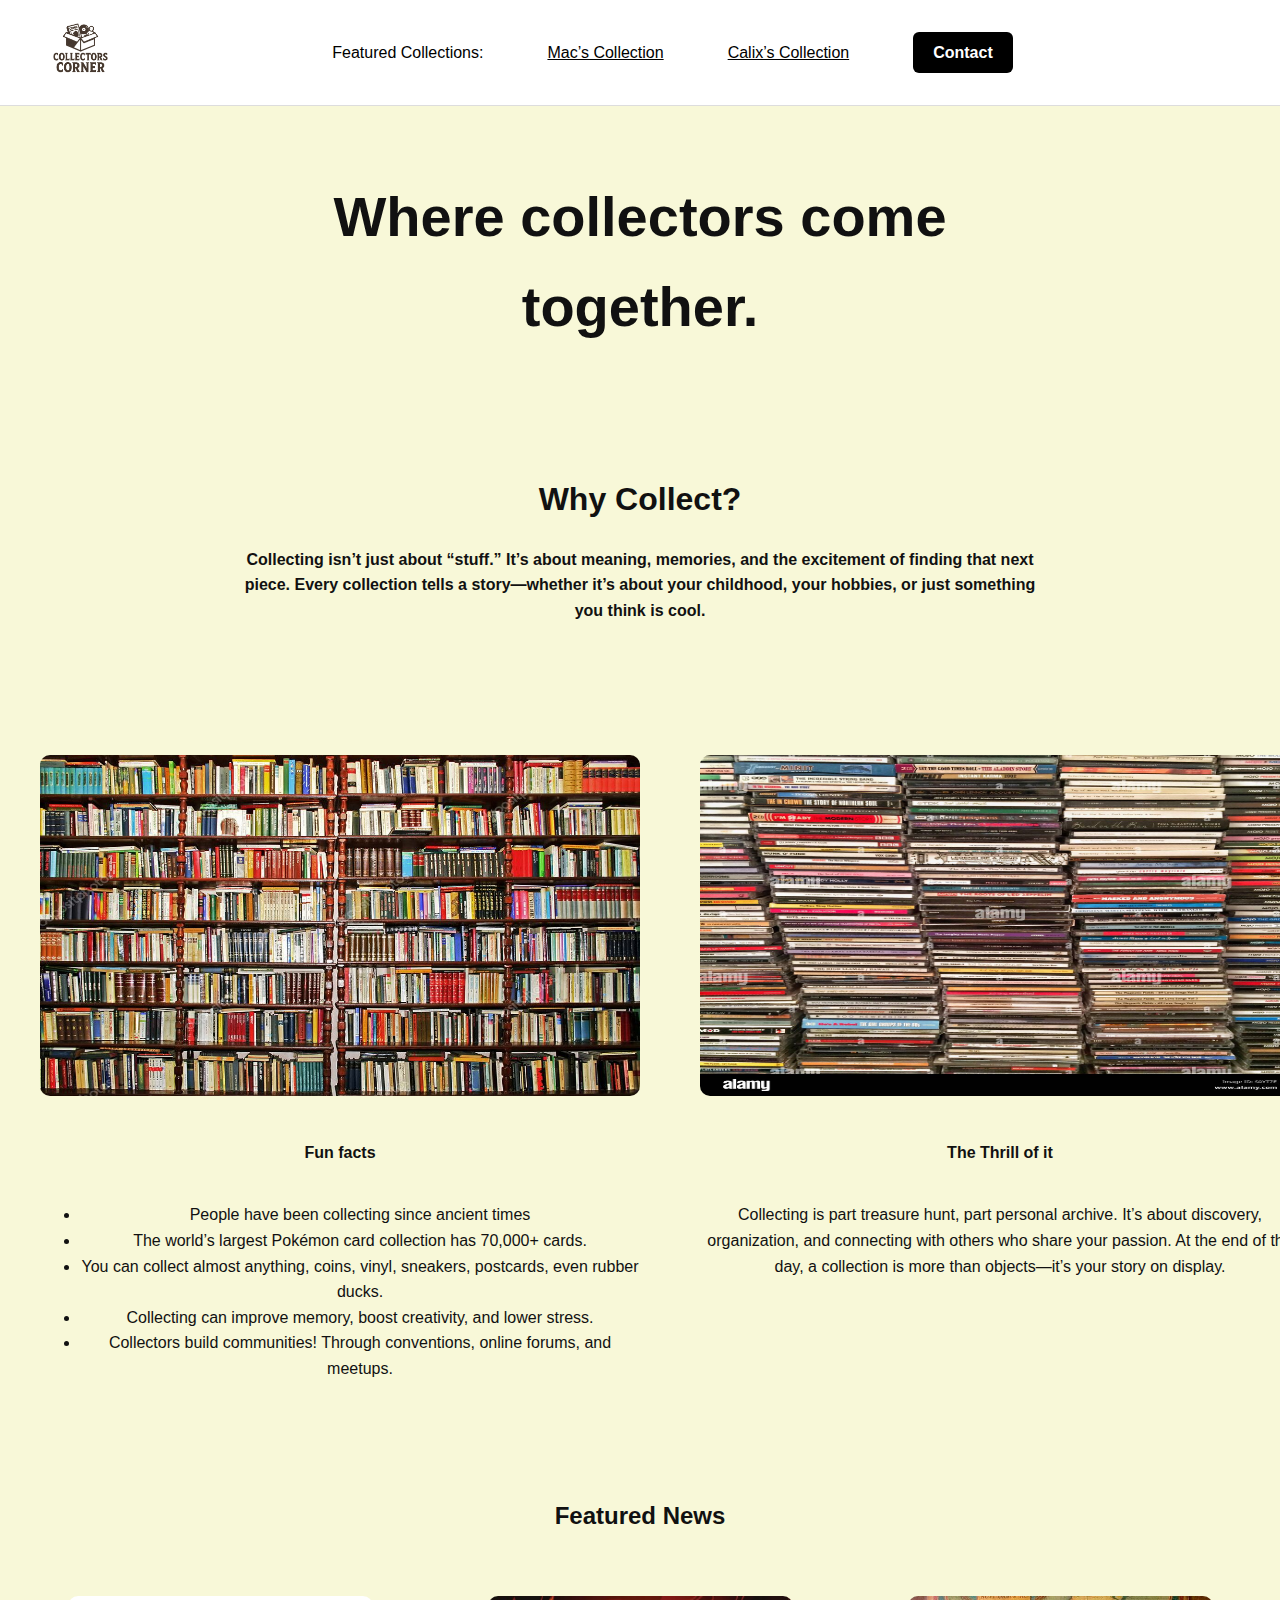
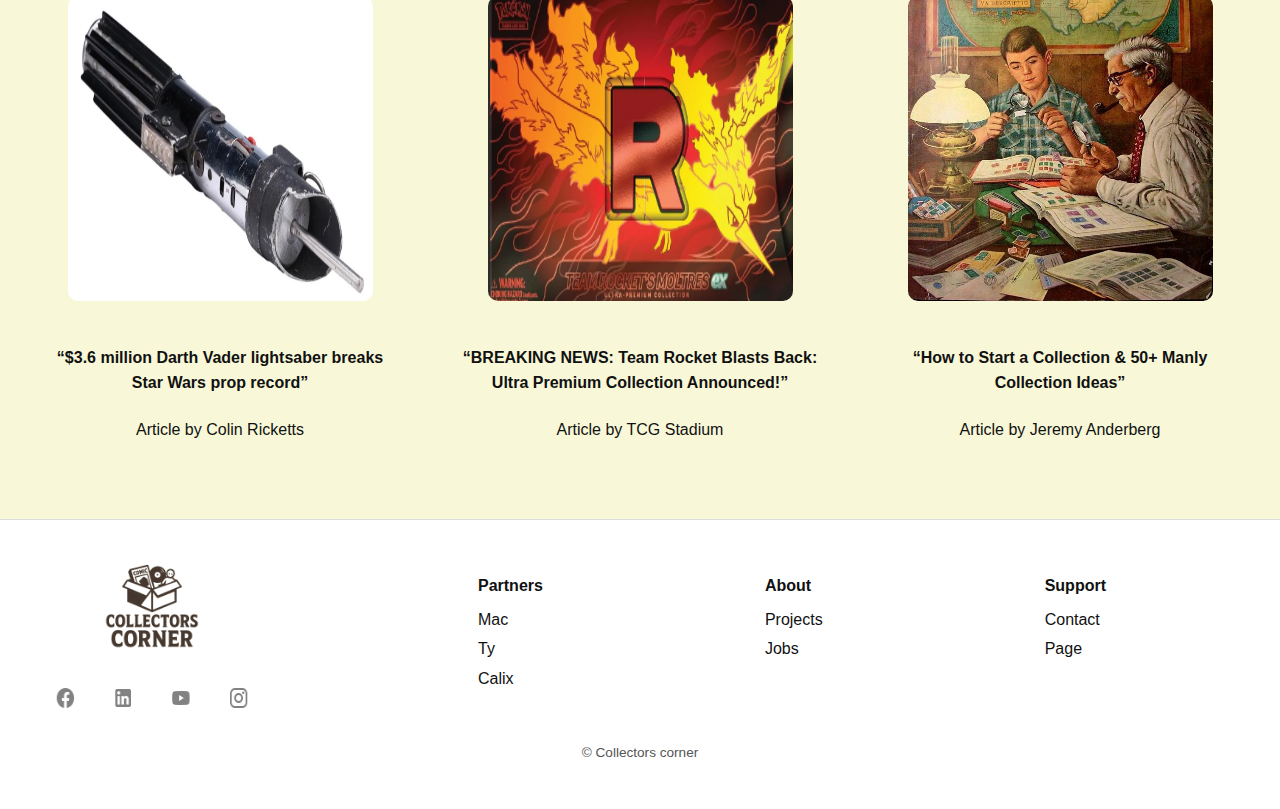
<file: index.html>
<!DOCTYPE html>
<!--Written by McKinnon Porter yayyy-->
<html>
<head>
   <title>Collectors Corner</title>
   <!-- ✅ Keep only NEW external CSS -->
   <link rel="stylesheet" href="styles.css">
   <script src="script.js"></script>

   <!-- ✅ Internal CSS from original -->
   <style>
      /* NAVIGATION */
     
      /* CONTEXT + TITLE */
     
      #title {
         width: 804px;
         height: 232px;
         margin: 40px auto;
         display: flex;
         justify-content: center;
         align-items: center;
         border-radius: 20px;
      }
      #title h1 {
         font-size: 3.5rem;
         text-align: center;
         margin: 0;
      }
      #Why {
         max-width: 800px;
         margin: 40px auto;
         padding: 30px 20px;
         text-align: center;
         border-radius: 15px;
      }
      #Why h2 {
         font-size: 2rem;
         margin-bottom: 20px;
      }
      #Why p {
         font-size: 1.1rem;
         line-height: 1.6;
      }

      /* MAIN SECTION */
      #main {
         display: grid;
         grid-template-columns: 1fr 1fr;
         gap: 20px;
         padding: 20px;
      }
      #left, #right {
         display: flex;
         flex-direction: column;
         align-items: center;
         text-align: center;
         padding: 20px;
         border-radius: 10px;
      }

      /* FEATURED SECTION */
      #feat {
         display: grid;
         grid-template-columns: repeat(3, 1fr);
         gap: 20px;
         padding: 40px 20px;
         text-align: center;
      }
      #feat h2 {
         grid-column: 1 / -1;
         margin-bottom: 20px;
      }
      #feat > div {
         padding: 20px;
         border-radius: 10px;
      }

      /* Right col wrapper (unused but kept) */
      #right-col {
         display: flex;
         flex-direction: column;
         gap: 20px;
         color: rgb(255, 0, 0);
      }
   </style>
</head>

<body>


  <!-- Header -->
  <header class="site-header">
    <div class="logo">
      <a href="index.html"><img src="images/logo.png" alt="Collectors Corner Logo"></a>
    </div>
    <nav>
      <span>Featured Collections:</span>
      <a href="Mac.html">Mac’s Collection</a>
      <a href="#">Calix’s Collection</a>
      <a href="#" class="btn">Contact</a>
    </nav>
  </header>
 



<div id="context">
   <div id="title">
      <h1>Where collectors come together.</h1>
   </div>

   <div id="Why">
      <h2>Why Collect?</h2>
      <h4>Collecting isn’t just about “stuff.” It’s about meaning, memories, and the excitement of finding that next piece. Every collection tells a story—whether it’s about your childhood, your hobbies, or just something you think is cool.</h4>
   </div>

   <div id="main">
      <div id="left">
         <a href="https://depositphotos.com/photo/books-collection-3699706.html">
            <img src="./images/books.jpg" alt="Books" style="width:624px; height:341px; max-width:600px; border-radius:10px; margin-bottom:15px;">
         </a>
         <h4>Fun facts</h4>
         <ul>
            <li>People have been collecting since ancient times</li>
            <li>The world’s largest Pokémon card collection has 70,000+ cards.</li>
            <li>You can collect almost anything, coins, vinyl, sneakers, postcards, even rubber ducks.</li>
            <li>Collecting can improve memory, boost creativity, and lower stress.</li>
            <li>Collectors build communities! Through conventions, online forums, and meetups.</li>
         </ul>
      </div>

      <div id="right">
         <a href="https://www.alamy.com/stock-photo-cd-collection-310398354.html">
            <img src="./images/cds.jpg" alt="Cds" style="width:624px; height:341px; max-width:600px; border-radius:10px; margin-bottom:15px;">
         </a>
         <h4>The Thrill of it</h4>
         <p>Collecting is part treasure hunt, part personal archive. It’s about discovery, organization, and connecting with others who share your passion. At the end of the day, a collection is more than objects—it’s your story on display.</p>
      </div>
   </div>

   <div id="feat">
      <h2>Featured News</h2>
      <div id="one">
         <a href="https://depositphotos.com/photo/books-collection-3699706.html">
            <img src="./images/ightsab.png" alt="lightsaber" style="width:305px; height:305px; border-radius:10px; margin-bottom:15px;">
         </a>
         <h4>“$3.6 million Darth Vader lightsaber breaks Star Wars prop record”</h4>
         <p>Article by Colin Ricketts</p>
      </div>

      <div id="two">
         <a href="https://www.alamy.com/stock-photo-cd-collection-310398354.html">
            <img src="./images/pokemon.png" alt="Pokémon" style="width:305px; height:305px; border-radius:10px; margin-bottom:15px;">
         </a>
         <h4>“BREAKING NEWS: Team Rocket Blasts Back: Ultra Premium Collection Announced!”</h4>
         <p>Article by TCG Stadium</p>
      </div>

      <div id="three">
         <a href="https://www.alamy.com/stock-photo-cd-collection-310398354.html">
            <img src="./images/mainly.jpg" alt="Man and son" style="width:305px; height:305px; border-radius:10px; margin-bottom:15px;">
         </a>
         <h4>“How to Start a Collection & 50+ Manly Collection Ideas”</h4>
         <p>Article by Jeremy Anderberg</p>
      </div>
   </div>
</div>

<footer>
  <div class="footer-container">
    <!-- Left: logo + socials -->
    <div class="footer-left">
      <img src="images/logo.png" alt="Collectors Corner Logo">
      <div class="socials">
        <a href="https://facebook.com" class="icon fb" aria-label="Facebook"></a>
        <a href="https://linkedin.com" class="icon li" aria-label="LinkedIn"></a>
        <a href="https://youtube.com" class="icon yt" aria-label="YouTube"></a>
        <a href="https://instagram.com" class="icon ig" aria-label="Instagram"></a>
      </div>
    </div>

    <!-- Right: footer links -->
    <div class="footer-right">
      <div>
        <h4>Partners</h4>
        <p>Mac</p>
        <p>Ty</p>
        <p>Calix</p>
      </div>
      <div>
        <h4>About</h4>
        <p>Projects</p>
        <p>Jobs</p>
      </div>
      <div>
        <h4>Support</h4>
        <p>Contact</p>
        <p>Page</p>
      </div>
    </div>
  </div>

  <p class="copyright">© Collectors corner</p>
</footer>

</body>
</html>
</file>
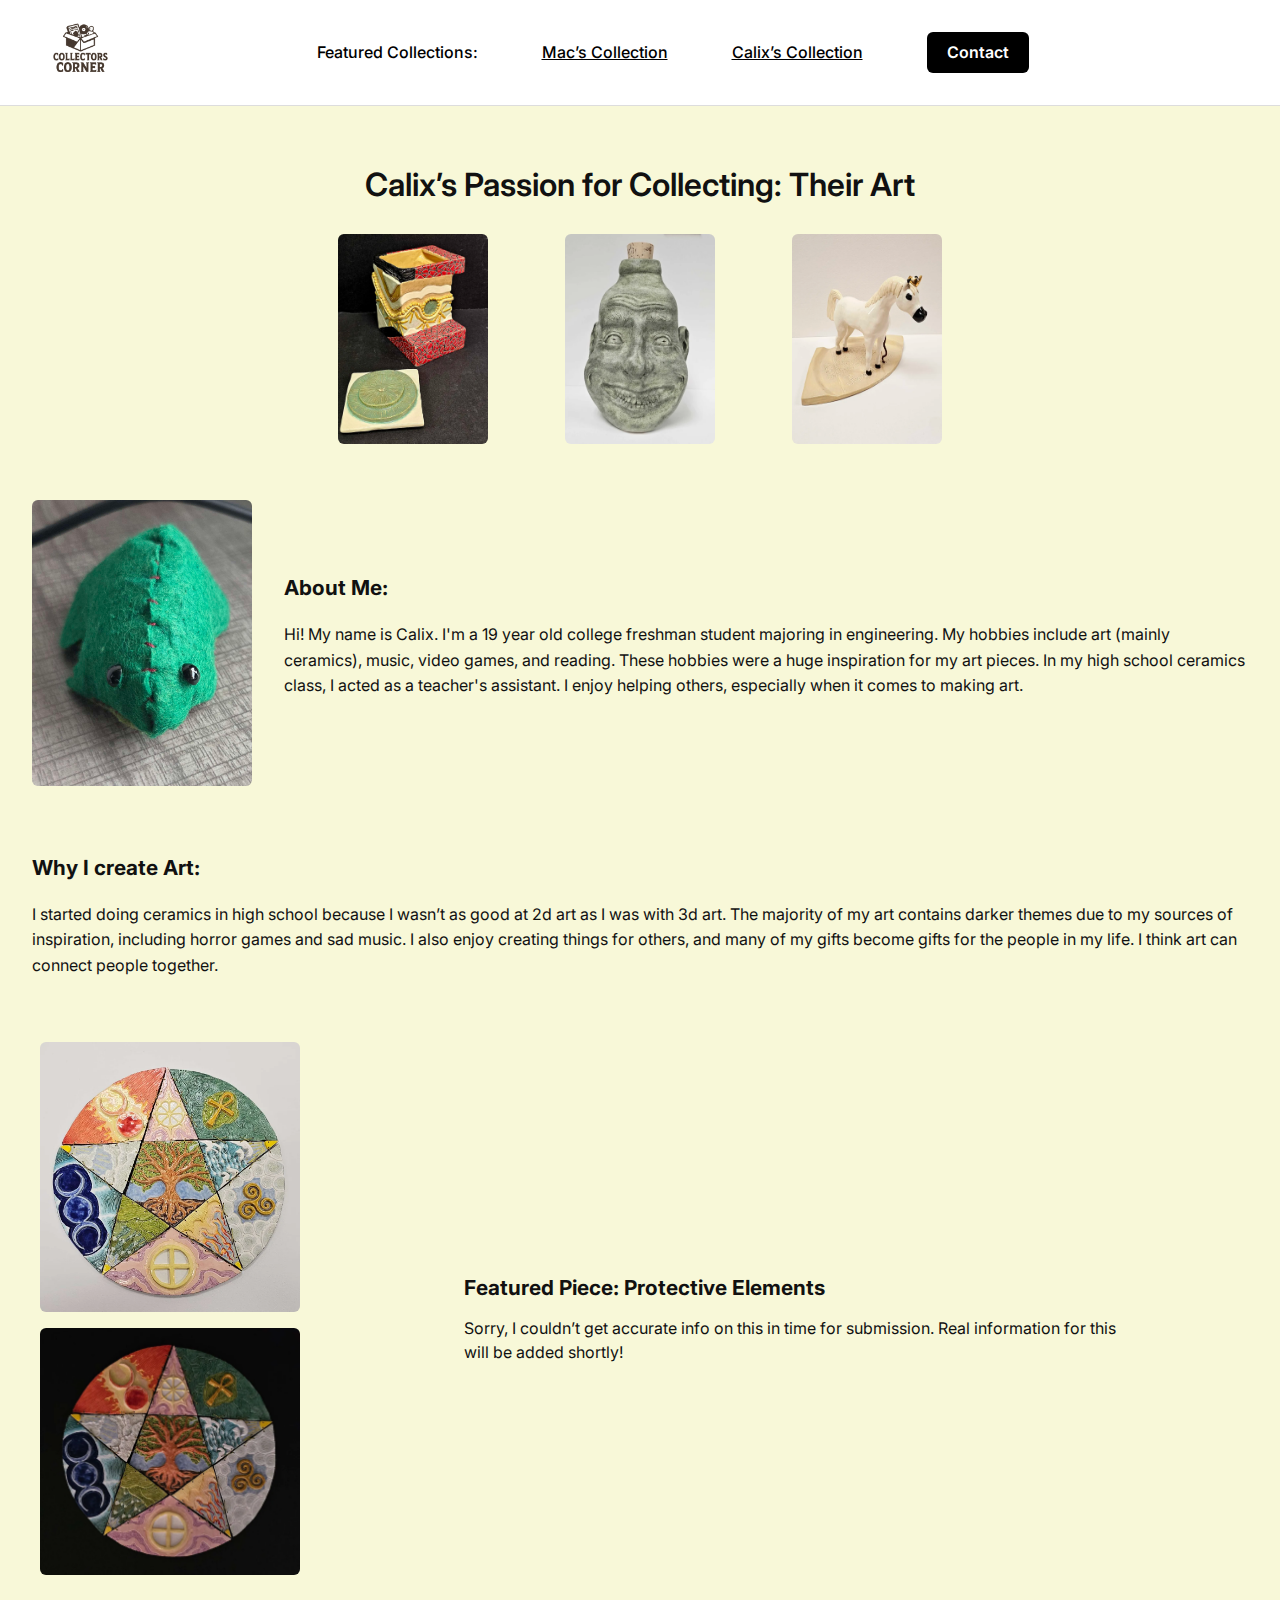
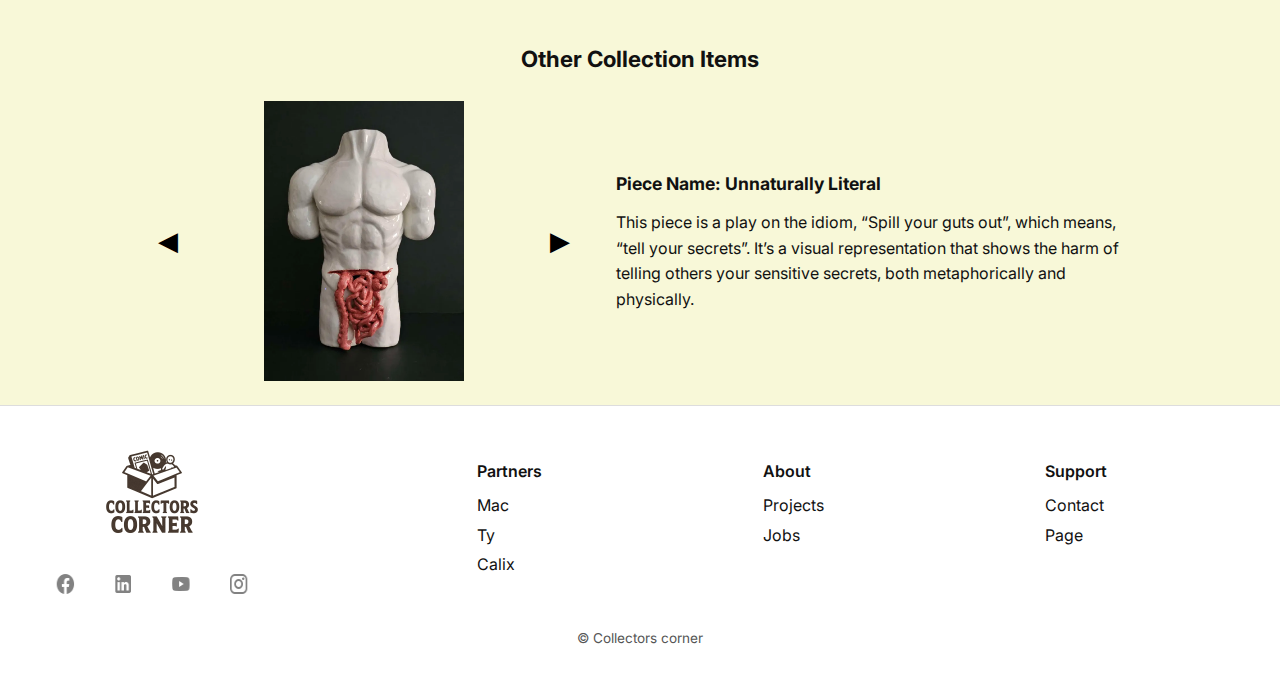
<file: Calixpage.html>
<!DOCTYPE html>
<html lang="en">
<head>
  <meta charset="UTF-8"> <!-- sets character encoding for correct text display -->
  <meta name="viewport" content="width=device-width, initial-scale=1.0"> <!-- makes site responsive on mobile -->
  <title>Collectors Corner - Calix’s Collection</title>
  <link href="https://fonts.googleapis.com/css2?family=Inter:wght@400;600;700&display=swap" rel="stylesheet"> <!-- imports Inter font -->
  <link rel="stylesheet" href="styles.css"> <!-- links external CSS file -->
  <meta name="description" content="Calix’s personal art collection"> <!-- SEO description for search engines -->
  <link rel="canonical" href="https://mbporter.github.io/web-sys/Calixpage"> <!-- specifies preferred page URL -->
  <meta property="og:title" content="Collectors Corner - Calix’s Collection"> <!-- sets social share title -->
  <meta property="og:description" content="Calix’s personal art collection"> <!-- sets social share description -->
  <meta property="og:url" content="https://mbporter.github.io/web-sys/Calixpage"> <!-- Open Graph URL -->
  <meta property="og:image" content="https://mbporter.github.io/web-sys/images/20250907_144130.jpg"> <!-- preview image for social sharing -->

  <style>
/* HERO (Collection) – top section showing Calix’s artworks */
.hero {
  text-align: center; /* centers text and images */
  padding: 2rem 1rem; /* space around the hero section */
}
.hero h1 {
  margin-bottom: 1.5rem; /* separates heading from images */
  font-size: 1.8rem; /* main heading size */
}
.hero-images {
  display: flex; /* aligns hero images in a row */
  justify-content: center; /* centers the images horizontally */
  gap: clamp(2rem, 6vw, 9rem); /* responsive gap between images */
}
.hero-images img {
  width: 150px; /* consistent image width */
  border-radius: 6px; /* rounded corners for style */
}

/* ABOUT – “About Me” section layout */
.about {
  display: flex; /* side-by-side layout for text and image */
  align-items: center; /* vertical centering */
  gap: 2rem; /* spacing between image and text */
  padding: 1.5rem 2rem; /* section padding */
}
.about img {
  width: 220px; /* image size in about section */
  border-radius: 6px; /* smooth rounded edges */
}
.about h2 {
  margin-top: 0;
  font-size: 1.3rem; /* heading slightly smaller than hero */
}

/* WHY – reason behind art creation */
.why {
  padding: 1.5rem 2rem; /* consistent padding */
}
.why h2 {
  font-size: 1.3rem; /* heading size */
}

/* FEATURED – highlight a main artwork */
.featured {
  padding: 1.5rem 2rem; /* even spacing around section */
}
.featured-content {
  display: flex; /* side-by-side layout of image + text */
  justify-content: center; /* center align horizontally */
  align-items: center; /* vertical centering */
  gap: 3rem; /* space between text and images */
  max-width: 1200px; /* limits section width for readability */
  margin: 0 auto; /* centers the content */
}
.image-stack {
  display: flex; /* stack featured images vertically */
  flex-direction: column;
  gap: 1rem; /* space between stacked images */
}
.featured img {
  width: 260px; /* featured image size */
  border-radius: 6px; /* rounded edges */
}
.featured .text {
  flex: 1; /* allows flexible width */
  max-width: 55%; /* readable text width */
  display: flex;
  flex-direction: column;
  justify-content: center;
  margin: 0 auto; /* center text block */
}
.featured .text h2 {
  font-size: 1.3rem;
  margin-bottom: 0.75rem; /* space below heading */
}
.featured .text p {
  margin: 0;
  line-height: 1.5; /* better readability */
}

/* OTHER – rotating artwork gallery */
.other {
  padding: 1.5rem 2rem; /* spacing around gallery */
  text-align: center; /* center title and content */
}
.other h2 {
  font-size: 1.4rem; /* section heading */
  margin-bottom: 1.5rem; /* space below heading */
}
.other-content {
  display: flex; /* align arrows, image, and text horizontally */
  align-items: center; /* vertical centering */
  justify-content: center; /* centers entire row */
  gap: 2rem; /* spacing between elements */
  text-align: left;
  flex-wrap: nowrap; /* keeps items in one line */
}

/* Arrows – accessible buttons for gallery navigation */
.other .arrow {
  font-size: 1.6rem; /* larger icon size for visibility */
  cursor: pointer; /* indicates interactivity */
  user-select: none; /* prevents accidental text selection */
  align-self: center;
  flex: 0 0 48px; /* fixed arrow button size */
  height: 48px;
  display: inline-flex;
  align-items: center;
  justify-content: center;
  border-radius: 6px; /* rounded buttons */
  background: transparent; /* no fill */
  border: none; /* removes default border */
  transition: background .15s ease, box-shadow .12s ease; /* smooth hover effect */
}
.other .arrow:hover { background: rgba(0,0,0,0.05); } /* light hover feedback */
.other .arrow:focus {
  outline: 3px solid Highlight; /* keyboard focus ring */
  outline-offset: 2px;
  background: rgba(0,0,0,0.04); /* subtle focus background */
}

/* Gallery image styling */
.other img {
  width: 280px;
  height: 280px; /* standardized image size */
  object-fit: contain; /* ensures full image shows */
  border-radius: 8px; /* matches theme */
  flex: 0 0 280px;
  transition: opacity .3s ease; /* fade transition for switching images */
}

/* Text box next to gallery image */
.other .details {
  width: 520px;
  min-width: 400px;
  max-width: 580px;
  display: flex;
  flex-direction: column;
  justify-content: center;
  gap: 0.75rem; /* space between title and paragraph */
  transition: opacity .3s ease; /* fade when changing */
}
.other .details h3 {
  margin: 0;
  font-size: 1.1rem; /* title font size */
}
.other .details p {
  margin: 0;
  line-height: 1.6; /* comfortable paragraph spacing */
  font-size: 1rem; /* text size */
}

/* Fade helper – used during gallery transitions */
.fade { opacity: 0.2; }

/* Responsive – adjusts layout for small screens */
@media (max-width: 800px) {
  .other-content { flex-direction: column; gap: 1rem; } /* stacks vertically on mobile */
  .other img { width: 300px; height: 300px; } /* increases image size for small screens */
  .other .details { width: 90%; min-width: 0; text-align: center; } /* adjusts text box */
}

/* Screen reader only helper – hides text visually but keeps accessible */
.sr-only {
  position: absolute !important;
  width: 1px; height: 1px;
  padding: 0; margin: -1px;
  overflow: hidden; clip: rect(0 0 0 0);
  white-space: nowrap; border: 0;
}
  </style>
</head>

<body>
  <header class="site-header">
    <div class="logo">
      <a href="index.html"><img src="images/Logo.png" alt="Collectors Corner Logo"></a> <!-- logo links back to homepage -->
    </div>
    <nav> <!-- main navigation links -->
      <span>Featured Collections:</span>
      <a href="Mac.html">Mac’s Collection</a>
      <a href="#">Calix’s Collection</a> <!-- current page highlighted -->
      <a href="formpage.html" class="btn">Contact</a> <!-- link to contact form -->
    </nav>
  </header>
<main>
  <section class="hero"> <!-- top hero showcasing multiple artworks -->
    <h1 style="font-size:2rem; font-weight:600;">Calix’s Passion for Collecting: Their Art</h1>
    <div class="hero-images">
      <img src="images/20241108_090701.webp" alt="art piece 1">
      <img src="images/20240411_080707-1.webp" alt="art piece 2">
      <img src="images/20250403_085056.webp" alt="art piece 3">
    </div>
  </section>

  <section class="about"> <!-- bio and background section -->
    <img src="images/20250907_144130.jpg" alt="Calix art">
    <div>
      <h2>About Me:</h2>
      <p>Hi! My name is Calix. I'm a 19 year old college freshman student majoring in engineering. 
      My hobbies include art (mainly ceramics), music, video games, and reading. These hobbies were 
      a huge inspiration for my art pieces. In my high school ceramics class, I acted as a teacher's assistant. 
      I enjoy helping others, especially when it comes to making art.</p>
    </div>
  </section>

  <section class="why"> <!-- explanation of creative motivation -->
    <h2>Why I create Art:</h2>
    <p>I started doing ceramics in high school because I wasn’t as good at 2d art as I was with 3d art. 
    The majority of my art contains darker themes due to my sources of inspiration, including horror games 
    and sad music. I also enjoy creating things for others, and many of my gifts become gifts for the people 
    in my life. I think art can connect people together.</p>
  </section>

  <section class="featured"> <!-- showcases a primary or highlighted artwork -->
    <div class="featured-content">
      <div class="image-stack">
        <img src="images/20250408_095040-1.webp" alt="featured piece 1">
        <img src="images/20250408_091728-1.webp" alt="featured piece 2">
      </div>
      <div class="text">
        <h2>Featured Piece: Protective Elements</h2>
        <p>Sorry, I couldn’t get accurate info on this in time for submission. Real information for this will be added shortly!</p>
      </div>
    </div>
  </section>

  <section class="other"> <!-- rotating gallery of remaining pieces -->
    <h2>Other Collection Items</h2>
    <div class="other-content" id="otherContent">
      <!-- accessible buttons for gallery navigation -->
      <button class="arrow" id="leftArrow" type="button" aria-label="Previous artwork">◀</button>

      <img id="otherImage" src="images/20240403_154351.webp" alt="sculpture"> <!-- current artwork image -->

      <button class="arrow" id="rightArrow" type="button" aria-label="Next artwork">▶</button>

      <div class="details"> <!-- dynamically updated artwork title and description -->
        <h3 id="otherTitle">Piece Name: Unnaturally Literal</h3>
        <p id="otherDesc">This piece is a play on the idiom, “Spill your guts out”, which means, “tell your secrets”. It’s a visual representation that shows the harm of telling others your sensitive secrets, both metaphorically and physically.</p>
      </div>
    </div>

    <!-- aria-live region announces changes for screen readers -->
    <div id="galleryStatus" class="sr-only" aria-live="polite" aria-atomic="true"></div>
  </section>
</main>
  <footer> <!-- site footer with logo, social links, and navigation -->
    <div class="footer-container">
      <div class="footer-left">
        <img src="images/Logo.png" alt="Collectors Corner Logo">
        <div class="socials">
          <a href="https://facebook.com" class="icon fb"></a>
          <a href="https://linkedin.com" class="icon li"></a>
          <a href="https://youtube.com" class="icon yt"></a>
          <a href="https://instagram.com" class="icon ig"></a>
        </div>
      </div>
      <div class="footer-right">
        <div>
          <h4>Partners</h4>
          <p>Mac</p><p>Ty</p><p>Calix</p>
        </div>
        <div>
          <h4>About</h4>
          <p>Projects</p><p>Jobs</p>
        </div>
        <div>
          <h4>Support</h4>
          <p>Contact</p><p>Page</p>
        </div>
      </div>
    </div>
    <p class="copyright">© Collectors corner</p>
  </footer>

<script>
const artworks = [ // array of all artworks in the gallery
  { img: "images/20240403_154351.webp", title: "Unnaturally Literal", desc: "This piece is a play on the idiom, “Spill your guts out”, which means, “tell your secrets”. It’s a visual representation that shows the harm of telling others your sensitive secrets, both metaphorically and physically." },
  { img: "images/20250403_085056.webp", title: "Placeholder", desc: "Placeholder" },
  { img: "images/20241108_090701.webp", title: "Placeholder", desc: "Placeholder" },
  { img: "images/20240411_080707-1.webp", title: "Placeholder", desc: "Placeholder" },
  { img: "images/20230526_135524-1.webp", title: "Placeholder", desc: "Placeholder" },
  { img: "images/Screenshot_20250907_210656_Photos.webp", title: "Placeholder", desc: "Placeholder" },
];

const imgElement = document.getElementById("otherImage"); // image element to update
const titleElement = document.getElementById("otherTitle"); // title text element
const descElement = document.getElementById("otherDesc"); // description text element
const leftArrow = document.getElementById("leftArrow"); // left navigation button
const rightArrow = document.getElementById("rightArrow"); // right navigation button
const otherContent = document.getElementById("otherContent"); // gallery container
const galleryStatus = document.getElementById("galleryStatus"); // aria-live announcer

let currentIndex = 0; // tracks current artwork index
let isAnimating = false; // prevents input during fade animation

function announceGallery(index) { // updates aria-live text for screen readers
  const art = artworks[index];
  galleryStatus.textContent = `${art.title}: ${art.desc.slice(0, 80)}${art.desc.length > 80 ? '…' : ''}`;
}

function updateArtwork(index) { // updates displayed artwork when changed
  if (isAnimating) return;
  isAnimating = true;
  otherContent.classList.add("fade"); // trigger fade-out animation
  setTimeout(() => {
    const art = artworks[index];
    imgElement.src = art.img; // change image source
    imgElement.alt = art.title; // update image alt text
    titleElement.textContent = `Piece Name: ${art.title}`; // update artwork title
    descElement.textContent = art.desc; // update artwork description
    otherContent.classList.remove("fade"); // fade back in
    announceGallery(index); // update screen reader announcement
    setTimeout(() => isAnimating = false, 250); // unlock animation state
  }, 200);
}

leftArrow.addEventListener("click", () => { // handles left button click
  currentIndex = (currentIndex - 1 + artworks.length) % artworks.length; // wraps to last if at first
  updateArtwork(currentIndex);
});
rightArrow.addEventListener("click", () => { // handles right button click
  currentIndex = (currentIndex + 1) % artworks.length; // wraps to first if at last
  updateArtwork(currentIndex);
});

document.addEventListener('keydown', e => { // enables keyboard navigation
  const active = document.activeElement;
  const isTyping = active && (active.tagName === 'INPUT' || active.tagName === 'TEXTAREA' || active.isContentEditable);
  if (isTyping) return; // prevents interference while typing
  if (e.key === 'ArrowLeft') {
    e.preventDefault();
    leftArrow.click(); // triggers previous artwork
  }
  if (e.key === 'ArrowRight') {
    e.preventDefault();
    rightArrow.click(); // triggers next artwork
  }
});

// initialize aria-live region when page loads
announceGallery(currentIndex);
</script>
</body>
</html>
</file>
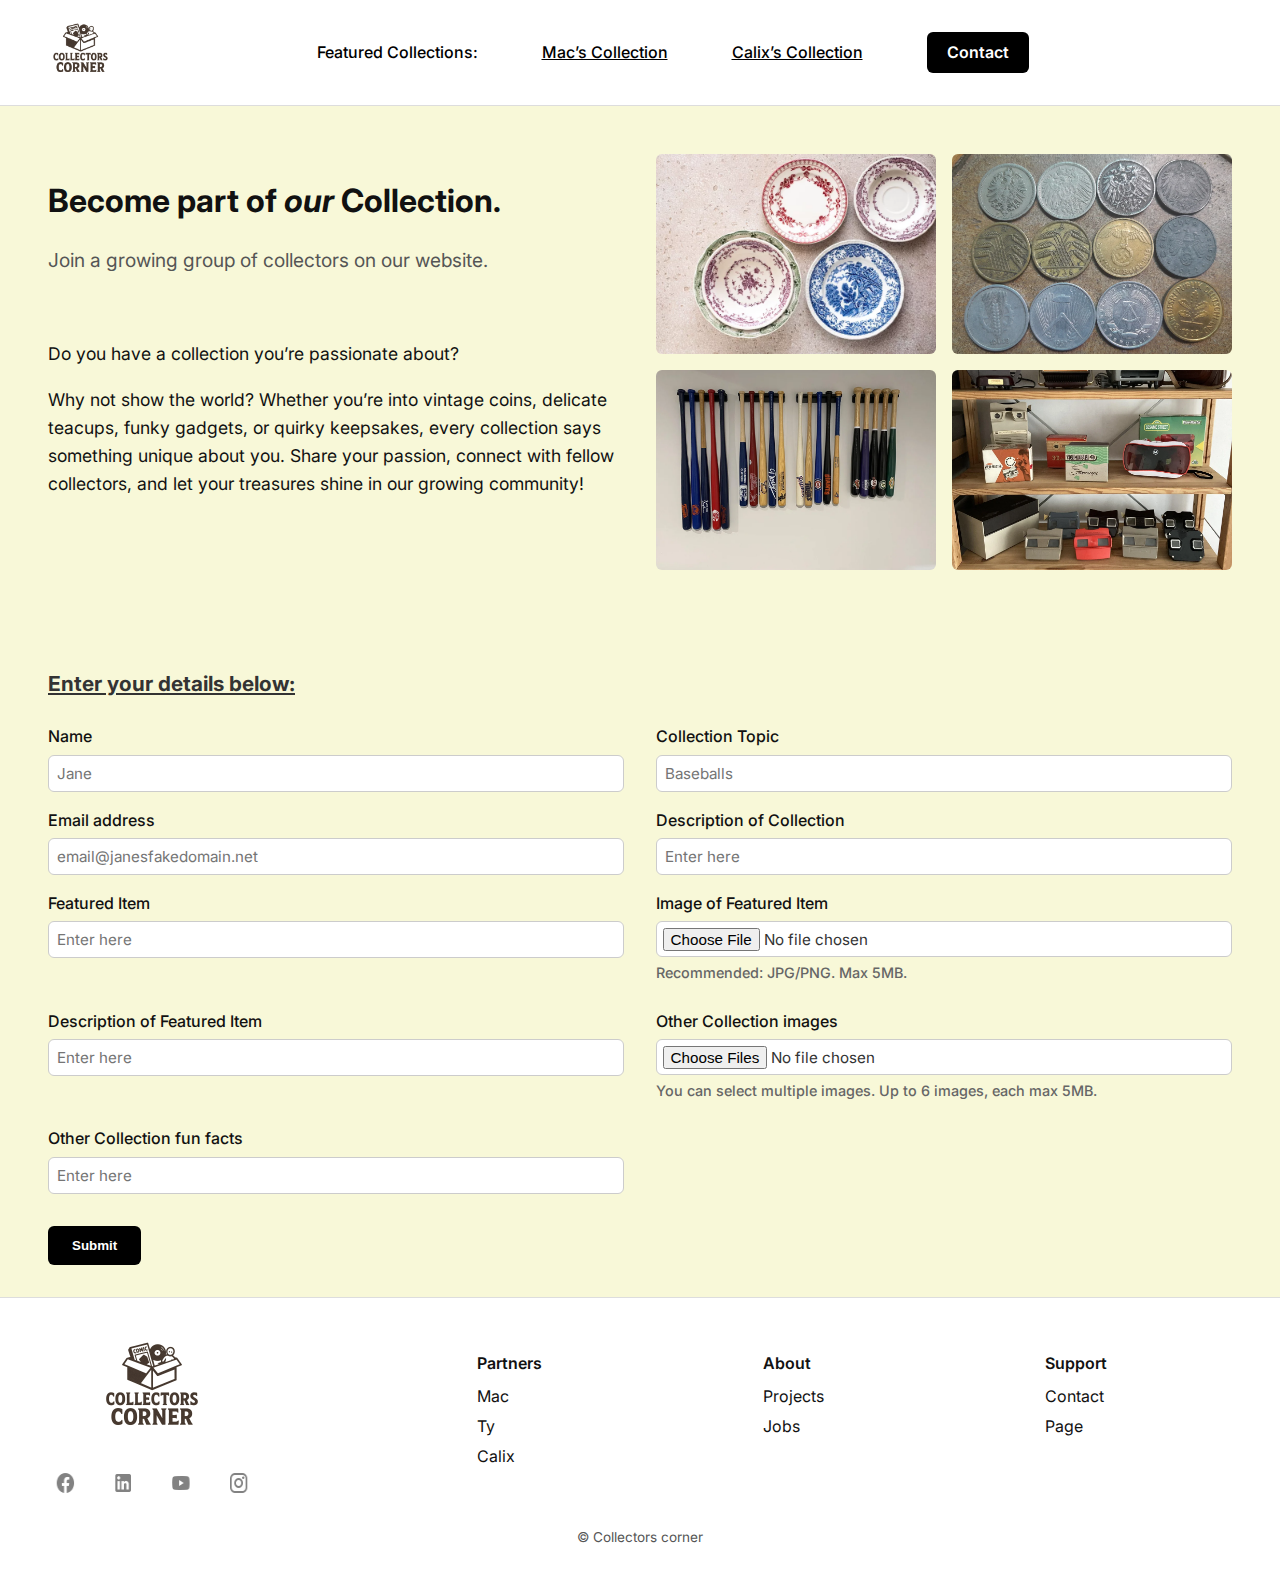
<file: formpage.html>
<!DOCTYPE html>
<html lang="en">
<head>
  <meta charset="UTF-8"> <!-- sets character encoding for correct text rendering -->
  <meta name="viewport" content="width=device-width, initial-scale=1.0"> <!-- ensures responsive scaling on mobile devices -->
  <title>Collectors Corner - Join Our Collection</title>
  <link href="https://fonts.googleapis.com/css2?family=Inter:wght@400;600;700&display=swap" rel="stylesheet"> <!-- imports Inter font family -->
  <link rel="stylesheet" href="styles.css"> <!-- external stylesheet for site-wide styles -->
  <meta name="description" content="Join Collectors Corner."> <!-- SEO meta description -->
  <link rel="canonical" href="https://mbporter.github.io/web-sys/formpage.html"> <!-- preferred URL for search engines -->
  <meta property="og:title" content="Collectors Corner - Join Our Collection"> <!-- Open Graph title for social sharing -->
  <meta property="og:description" content="Submit your collection to Collectors Corner."> <!-- Open Graph description -->
  <meta property="og:url" content="https://mbporter.github.io/web-sys/formpage.html"> <!-- Open Graph URL -->
  <meta property="og:image" content="https://mbporter.github.io/web-sys/images/GettyImages-1360671016-9778338fe2ea4066b330935ba0939c59.webp"> <!-- preview image for social sharing -->

  <style>
/* HERO (Form Page) – main intro section with text + image grid */
.join-hero {
  display: flex; /* lays out hero text and images side by side */
  justify-content: space-between; /* separates text and image sections */
  gap: 2rem; /* spacing between text and images */
  padding: 3rem; /* roomy padding around hero section */
}
.hero-text {
  flex: 1; /* allows text to expand evenly */
}
.hero-text h1 {
  font-size: 2rem; /* large, readable hero title */
  margin-bottom: 1rem; /* space below heading */
}
.hero-text .sub {
  font-size: 1.2rem; /* slightly smaller subtitle */
  color: #555; /* muted color for subtitle */
  margin-bottom: 1rem; /* spacing before next line */
}
.hero-text p:nth-of-type(2) {
  margin-top: 4rem;    /* creates space before “Do you have a collection…” */
}
.hero-images {
  display: grid; /* creates a grid of hero images */
  grid-template-columns: repeat(2, 1fr); /* two columns per row */
  gap: 1rem; /* space between images */
  flex: 1; /* allows it to share space with text evenly */
}
.hero-images img {
  width: 100%; /* fills grid cell */
  height: 200px; /* consistent height for all images */
  object-fit: cover; /* crops image nicely to fit */
  border-radius: 6px; /* rounded corners for visual consistency */
}

/* FORM SECTION – layout and structure for the join form */
.join-form {
  padding: 2rem 3rem; /* spacing around the form */
}
.join-form h2 {
  margin-bottom: 1.5rem; /* separates title from form fields */
  font-size: 1.3rem; /* consistent section heading size */
}
.form-grid {
  display: grid; /* grid layout for form inputs */
  grid-template-columns: repeat(2, 1fr); /* two-column layout */
  gap: 1rem 2rem; /* spacing between form fields */
}
.form-grid label {
  display: flex;
  flex-direction: column; /* stack label and input */
  font-weight: 500; /* semi-bold labels */
}
.form-grid input[type="text"],
.form-grid input[type="email"],
.form-grid input[type="file"],
.form-grid textarea {
  margin-top: 0.3rem; /* small gap under labels */
  padding: 0.5rem; /* inner spacing for inputs */
  border: 1px solid #ccc; /* subtle gray border */
  border-radius: 6px; /* soft corners */
  font-family: inherit; /* keeps site font consistent */
  font-size: 0.95rem; /* slightly smaller input text */
}
.form-grid input[type="file"] {
  padding: 0.35rem; /* smaller padding for file inputs */
}

/* IMAGE PREVIEW ROWS – small thumbnails under file fields */
.preview-row {
  margin-top: 0.5rem; /* space above previews */
  display: flex; /* line up thumbnails */
  gap: 0.5rem; /* space between images */
  flex-wrap: wrap; /* allows wrapping to multiple lines */
}
.preview-row img {
  width: 90px; /* small preview size */
  height: 70px;
  object-fit: cover; /* crops neatly to fit box */
  border-radius: 6px; /* matches other rounded corners */
  border: 1px solid #ddd; /* light border to define edges */
}

/* RESPONSIVE LAYOUT – adjusts for smaller screens */
@media (max-width: 800px) {
  .join-hero { flex-direction: column; } /* stacks hero vertically */
  .hero-images { grid-template-columns: repeat(2, 1fr); } /* keeps two columns in small layout */
  .form-grid { grid-template-columns: 1fr; } /* single column form layout */
}

/* SUBMIT BUTTON – primary CTA styling */
.submit-btn {
  margin-top: 2rem; /* space above button */
  padding: 0.75rem 1.5rem; /* comfortable clickable area */
  border: none; /* removes default border */
  border-radius: 6px; /* rounded button */
  background: #000; /* solid black background */
  color: #fff; /* white text for contrast */
  font-weight: 600; /* makes text bold */
  cursor: pointer; /* pointer cursor for interactivity */
}
.submit-btn:hover {
  background: #333; /* dark gray hover color */
}

/* ERROR + HELP NOTES – used under form fields */
.error-note {
  color: #a00; /* red for errors */
  font-size: 0.9rem; /* smaller, secondary text size */
  margin-top: 0.25rem; /* space above note */
  display: none; /* hidden until needed */
}
.help-note {
  font-size: 0.9rem; /* small, descriptive text */
  color: #666; /* muted gray tone */
  margin-top: 0.25rem; /* spacing above note */
}

/* FILE INPUT STYLING – consistent design for upload fields */
input[type="file"] {
  background-color: #fff; /* white background */
  border: 1px solid #ccc; /* light gray border */
  border-radius: 6px; /* matches overall design */
  padding: 0.4rem; /* inner padding */
  font-family: inherit; /* keeps font consistent */
  font-size: 0.95rem;
  width: 100%; /* stretches input to full width */
  color: #333; /* dark text color */
}
.form-grid input,
.form-grid textarea,
.form-grid select {
  width: 100%; /* ensures fields align consistently */
  box-sizing: border-box; /* includes padding in width calc */
}

/* SCREEN READER ONLY – hides visually but remains accessible */
.sr-only {
  position: absolute !important;
  width: 1px; height: 1px;
  padding: 0; margin: -1px;
  overflow: hidden; /* hides content offscreen */
  clip: rect(0 0 0 0); /* hides in visible area */
  white-space: nowrap;
  border: 0;
}
  </style>
</head>
<body>
  <!-- Header -->
  <header class="site-header">
    <div class="logo">
      <a href="index.html"><img src="images/Logo.png" alt="Collectors Corner Logo"></a> <!-- logo links to homepage -->
    </div>
    <nav>
      <span>Featured Collections:</span> <!-- nav label -->
      <a href="Mac.html">Mac’s Collection</a>
      <a href="Calixpage">Calix’s Collection</a>
      <a href="#" class="btn">Contact</a> <!-- placeholder contact link -->
    </nav>
  </header>
<main>
  <!-- Hero / Intro -->
  <section class="join-hero">
    <div class="hero-text">
      <h1>Become part of <em>our</em> Collection.</h1>
      <p class="sub">Join a growing group of collectors on our website.</p>
      <p style="font-size: 1.1rem;">Do you have a collection you’re passionate about?</p>
      <p style="font-size: 1.1rem;">Why not show the world? Whether you’re into vintage coins, delicate teacups, funky gadgets, or quirky keepsakes, every collection says something unique about you. Share your passion, connect with fellow collectors, and let your treasures shine in our growing community!</p>
    </div>
    <div class="hero-images">
      <img src="images/GettyImages-1360671016-9778338fe2ea4066b330935ba0939c59.webp" alt="collection image 1">
      <img src="images/entire-history-of-germany-told-thru-the-5-pfennig-coinage-v0-y7w4nvfa82pf1.webp" alt="collection image 2">
      <img src="images/my-mini-baseball-bat-collection-from-most-mlb-stadiums-v0-rw9juxf6deof1.webp" alt="collection image 3">
      <img src="images/only-recently-i-started-collecting-view-master-reels-v0-hit4w2xfpykf1.webp" alt="collection image 4">
    </div>
  </section>

  <!-- Form -->
  <section class="join-form">
    <h2 style="color: #333; text-decoration: underline;">Enter your details below:</h2>
    <form novalidate> <!-- novalidate allows custom validation handling in JS -->
      <div class="form-grid">
        <label>
          Name
          <input type="text" name="name" placeholder="Jane" required>
          <span class="error-note" data-error-for="name" aria-hidden="true"></span> <!-- inline error placeholder -->
        </label>


        <label>
          Collection Topic
          <input type="text" name="topic" placeholder="Baseballs" required>
          <span class="error-note" data-error-for="topic" aria-hidden="true"></span>
        </label>

        <label>
          Email address
          <input type="email" name="email" placeholder="email@janesfakedomain.net" required>
          <span class="error-note" data-error-for="email" aria-hidden="true"></span>
        </label>

        <label>
          Description of Collection
          <input type="text" name="description" placeholder="Enter here" required>
          <span class="error-note" data-error-for="description" aria-hidden="true"></span>
        </label>

        <label>
          Featured Item
          <input type="text" name="featured-item" placeholder="Enter here" required>
          <span class="error-note" data-error-for="featured-item" aria-hidden="true"></span>
        </label>

        <!-- FEATURED IMAGE (file input) -->
        <label>
          Image of Featured Item
          <input type="file" name="featured-image" accept="image/*" aria-describedby="featured-help">
          <span id="featured-help" class="help-note">Recommended: JPG/PNG. Max 5MB.</span> <!-- help text for file input -->
          <span class="preview-row" data-preview-for="featured-image" aria-hidden="true"></span> <!-- preview container -->
          <span class="error-note" data-error-for="featured-image" aria-hidden="true"></span>
        </label>

        <label>
          Description of Featured Item
          <input type="text" name="featured-description" placeholder="Enter here">
          <span class="error-note" data-error-for="featured-description" aria-hidden="true"></span>
        </label>

        <!-- OTHER IMAGES (multiple file input) -->
        <label>
          Other Collection images
          <input type="file" name="other-images" accept="image/*" multiple aria-describedby="other-help">
          <span id="other-help" class="help-note">You can select multiple images. Up to 6 images, each max 5MB.</span>
          <span class="preview-row" data-preview-for="other-images" aria-hidden="true"></span>
          <span class="error-note" data-error-for="other-images" aria-hidden="true"></span>
        </label>

        <label>
          Other Collection fun facts
          <input type="text" name="fun-facts" placeholder="Enter here">
          <span class="error-note" data-error-for="fun-facts" aria-hidden="true"></span>
        </label>
      </div>

      <button type="submit" class="submit-btn">Submit</button> <!-- primary submit button -->
    </form>
  </section>
</main>
  <footer>
  <div class="footer-container">
    <!-- Left: logo + socials -->
    <div class="footer-left">
      <a href="index.html"><img src="images/Logo.png" alt="Collectors Corner Logo"></a> <!-- footer logo -->
      <div class="socials">
        <a href="https://facebook.com" class="icon fb" aria-label="Facebook"></a>
        <a href="https://linkedin.com" class="icon li" aria-label="LinkedIn"></a>
        <a href="https://youtube.com" class="icon yt" aria-label="YouTube"></a>
        <a href="https://instagram.com" class="icon ig" aria-label="Instagram"></a>
      </div>
    </div>

    <!-- Right: footer links -->
    <div class="footer-right">
      <div>
        <h4>Partners</h4>
        <p>Mac</p>
        <p>Ty</p>
        <p>Calix</p>
      </div>
      <div>
        <h4>About</h4>
        <p>Projects</p>
        <p>Jobs</p>
      </div>
      <div>
        <h4>Support</h4>
        <p>Contact</p>
        <p>Page</p>
      </div>
    </div>
  </div>

  <p class="copyright">© Collectors corner</p>
</footer>

<script>
(function () {
  const MAX_FILE_SIZE = 5 * 1024 * 1024; // 5 MB
  const MAX_OTHER_IMAGES = 6; // max number of additional images allowed

  const form = document.querySelector('form');
  if (!form) return; // safety: stop if form not found

  const byName = (n) => form.querySelector(`[name="${n}"]`); // helper to find fields by name
  const previewFor = (name) => form.querySelector(`.preview-row[data-preview-for="${name}"]`); // find preview container
  const errorFor = (name) => form.querySelector(`.error-note[data-error-for="${name}"]`); // find error element

  const fields = {
    name: byName('name'),
    topic: byName('topic'),
    email: byName('email'),
    description: byName('description'),
    featuredItem: byName('featured-item'),
    featuredImage: byName('featured-image'), // file input
    featuredDescription: byName('featured-description'),
    otherImages: byName('other-images'),     // multi file input
    funFacts: byName('fun-facts')
  };

  const isValidEmail = (v) => /^[^\s@]+@[^\s@]+\.[^\s@]+$/.test(v); // basic email validation regex

  const setErr = (el, msg) => {
    if (!el) return;
    if (el.type === 'file') {
      const errEl = errorFor(el.name);
      if (errEl) {
        errEl.textContent = msg || '';
        errEl.style.display = msg ? 'block' : 'none';
        errEl.setAttribute('aria-hidden', msg ? 'false' : 'true');
      }
      try { el.setCustomValidity(msg || ''); } catch (e) {} // set validity for native constraint UI
    } else {
      try { el.setCustomValidity(msg || ''); } catch (e) {}
      const errEl = errorFor(el.name);
      if (errEl) {
        errEl.textContent = msg || '';
        errEl.style.display = msg ? 'block' : 'none';
        errEl.setAttribute('aria-hidden', msg ? 'false' : 'true');
      }
    }
  };

  function renderPreviewForFileInput(inputEl, container) {
    if (!container) return;
    container.innerHTML = ''; // clear old previews
    const files = inputEl.files || [];
    if (!files.length) {
      container.setAttribute('aria-hidden', 'true'); // hide if no files
      return;
    }
    container.setAttribute('aria-hidden', 'false'); // show previews

    Array.from(files).forEach(file => {
      if (!file.type.startsWith('image/')) return; // skip non-images
      const img = document.createElement('img');
      img.alt = file.name; // use filename as alt for preview
      container.appendChild(img);

      const reader = new FileReader();
      reader.onload = (e) => img.src = e.target.result; // populate preview when read
      reader.readAsDataURL(file);
    });
  }

  function getValidationMessage(name) {
    const el = fields[name];
    if (!el) return '';
    const type = el.type;
    if (type === 'file') {
      const files = el.files || [];
      if (name === 'featuredImage') {
        if (files.length === 0) return ''; // featured image optional
        const f = files[0];
        if (!f.type.startsWith('image/')) return 'Featured file must be an image.';
        if (f.size > MAX_FILE_SIZE) return 'Featured image must be 5MB or smaller.';
        return '';
      } else if (name === 'otherImages') {
        if (files.length === 0) return '';
        if (files.length > MAX_OTHER_IMAGES) return `You may upload up to ${MAX_OTHER_IMAGES} images.`;
        for (let f of files) {
          if (!f.type.startsWith('image/')) return 'One or more files are not images.';
          if (f.size > MAX_FILE_SIZE) return 'Each image must be 5MB or smaller.';
        }
        return '';
      }
      return '';
    }

    const val = (el.value || '').trim();

    switch (name) {
      case 'name':
        if (!val) return 'Name is required.';
        if (val.length < 2) return 'Name must be at least 2 characters.';
        return '';
      case 'topic':
        if (!val) return 'Collection topic is required.';
        return '';
      case 'email':
        if (!val) return 'Email is required.';
        if (!isValidEmail(val)) return 'Please enter a valid email address.';
        return '';
      case 'description':
        if (!val) return 'Description is required.';
        if (val.length < 10) return 'Description should be at least 10 characters.';
        return '';
      case 'featuredItem':
        if (!val) return 'Featured item is required.';
        return '';
      case 'funFacts':
        if (val.length > 300) return 'Fun facts must be 300 characters or fewer.';
        return '';
      default:
        return '';
    }
  }

  // wire up input/change handlers
  Object.keys(fields).forEach((key) => {
    const el = fields[key];
    if (!el) return;

    const notify = () => {
      const msg = getValidationMessage(key);
      setErr(el, msg);
      if (msg && el.type !== 'file') el.reportValidity(); // show native tooltip for non-file fields
    };

    if (el.type === 'file') {
      el.addEventListener('change', () => {
        const container = previewFor(el.name);
        renderPreviewForFileInput(el, container); // update thumbnails on file change
        notify();
      });
    } else {
      el.addEventListener('input', notify); // validate on input
      el.addEventListener('blur', () => {
        const msg = getValidationMessage(key);
        setErr(el, msg);
        if (msg) el.reportValidity(); // show message on blur if invalid
      });
    }
  });

  form.addEventListener('submit', (ev) => {
    ev.preventDefault(); // prevent actual submit for demo/JS handling

    let firstInvalid = null;
    Object.keys(fields).forEach((key) => {
      const el = fields[key];
      if (!el) return;
      const msg = getValidationMessage(key);
      setErr(el, msg);
      if (msg && !firstInvalid) firstInvalid = el; // capture first invalid field
    });

    if (firstInvalid) {
      if (firstInvalid.type === 'file') {
        const errEl = errorFor(firstInvalid.name);
        if (errEl) errEl.scrollIntoView({behavior: 'smooth', block: 'center'}); // focus visible error
      } else {
        firstInvalid.reportValidity(); // show browser validity UI
      }
      return;
    }

    // All validation passed — show success popup
    alert("Form Successfully Submitted!"); // placeholder success action

    // reset form
    form.reset(); // clears inputs

    // explicit clear file inputs (some browsers keep file inputs visually set)
    const featuredInput = fields.featuredImage;
    const otherInput = fields.otherImages;
    if (featuredInput) try { featuredInput.value = ''; } catch(e) {} // defensive clear
    if (otherInput) try { otherInput.value = ''; } catch(e) {}

    // clear previews
    const previewRows = form.querySelectorAll('.preview-row');
    previewRows.forEach(r => { r.innerHTML = ''; r.setAttribute('aria-hidden', 'true'); });

    // clear any visible error messages
    const errEls = form.querySelectorAll('.error-note');
    errEls.forEach(e => { e.textContent = ''; e.style.display = 'none'; e.setAttribute('aria-hidden', 'true'); });

    // TODO: replace with actual submit logic (AJAX / form action)
  });

})();
</script>
</body>
</html>
</file>
<file: styles.css>
/* GENERAL */
body {
  background: #f8f8d8; /* Light yellowish background color */
  font-family: 'Inter', sans-serif; /* Sets font to Inter (fallback sans-serif) */
  margin: 0; /* Removes default body margin */
  color: #111; /* Dark gray text color */
  line-height: 1.6; /* Increases line spacing for readability */
}

/* HEADER */
.site-header {
  display: flex; /* Uses flexbox layout */
  justify-content: space-between; /* Spaces items left and right */
  align-items: center; /* Vertically centers items */
  padding: 1rem 3rem; /* Spacing inside header (top/bottom 1rem, sides 3rem) */
  background: #fff; /* White background */
  border-bottom: 1px solid #ddd; /* Light gray bottom border */
}
.site-header .logo img {
  height: 65px; /* Fixed logo height */
  width: auto; /* Keeps logo aspect ratio */
}
.site-header nav {
  flex: 1; /* Takes available space */
  display: flex; /* Flexbox for nav items */
  justify-content: center; /* Centers nav items horizontally */
  align-items: center; /* Vertically centers nav items */
  gap: 4rem; /* Spaces items 4rem apart */
}
.site-header nav span {
  color: #000; /* Black text color */
  font-weight: 500; /* Medium bold text */
  font-size: 1rem; /* Normal size text */
  text-decoration: none; /* Removes underline */
}
.site-header nav a {
  color: #000; /* Black text color */
  font-weight: 500; /* Medium bold text */
  font-size: 1rem; /* Normal size text */
  text-decoration: underline; /* Adds underline to links */
}
.site-header .btn {
  background: #000; /* Black button background */
  color: #fff; /* White text */
  padding: 0.5rem 1.25rem; /* Inner spacing (top/bottom 0.5rem, sides 1.25rem) */
  border-radius: 6px; /* Slightly rounded corners */
  font-weight: 600; /* Bold text */
  white-space: nowrap; /* Prevents text from wrapping */
  text-decoration: none; /* Removes underline */
}

/* FOOTER */
footer {
  background: #fff; /* White background */
  padding: 2rem 3rem; /* Inner spacing (top/bottom 2rem, sides 3rem) */
  border-top: 1px solid #ddd; /* Light gray top border */
}
.footer-container {
  display: flex; /* Flexbox layout */
  justify-content: space-between; /* Spreads items apart */
  align-items: flex-start; /* Aligns items to the top */
  flex-wrap: wrap; /* Allows wrapping on small screens */
  gap: 6rem; /* Large spacing between groups */
}
.footer-left {
  display: flex; /* Flexbox layout */
  flex-direction: column; /* Stacks items vertically */
  align-items: center; /* Centers items horizontally */
  gap: 1rem; /* Spaces items 1rem apart */
}
.footer-left img {
  height: 110px; /* Larger footer logo */
  width: auto; /* Keeps aspect ratio */
}
.socials {
  display: flex; /* Flexbox layout for social icons */
  gap: 1rem; /* Spaces icons apart */
  justify-content: center; /* Centers icons */
}
.socials .icon {
  display: inline-block; /* Inline but block-like for sizing */
  width: 40px; /* Icon width */
  height: 40px; /* Icon height */
  background: url("images/socials.png") no-repeat; /* Uses sprite image */
  background-size: 160px 40px; /* Scales sprite sheet */
}
.socials .fb { background-position: 0 0; } /* Shows Facebook icon */
.socials .li { background-position: -40px 0; } /* Shows LinkedIn icon */
.socials .yt { background-position: -80px 0; } /* Shows YouTube icon */
.socials .ig { background-position: -120px 0; } /* Shows Instagram icon */
.footer-right {
  flex: 1; /* Expands to available width */
  display: flex; /* Flexbox layout */
  justify-content: space-evenly; /* Even spacing between columns */
  gap: 6rem; /* Wide spacing between sections */
}
.footer-right h4 {
  margin-bottom: 0.5rem; /* Space below heading */
  font-size: 1rem; /* Medium text */
  font-weight: 600; /* Bold text */
}
.footer-right p {
  margin: 0.25rem 0; /* Small vertical spacing between lines */
}
.copyright {
  text-align: center; /* Centers text */
  font-size: 0.85rem; /* Smaller font size */
  color: #555; /* Medium gray color */
  margin-top: 1.5rem; /* Space above copyright */
}
</file>
